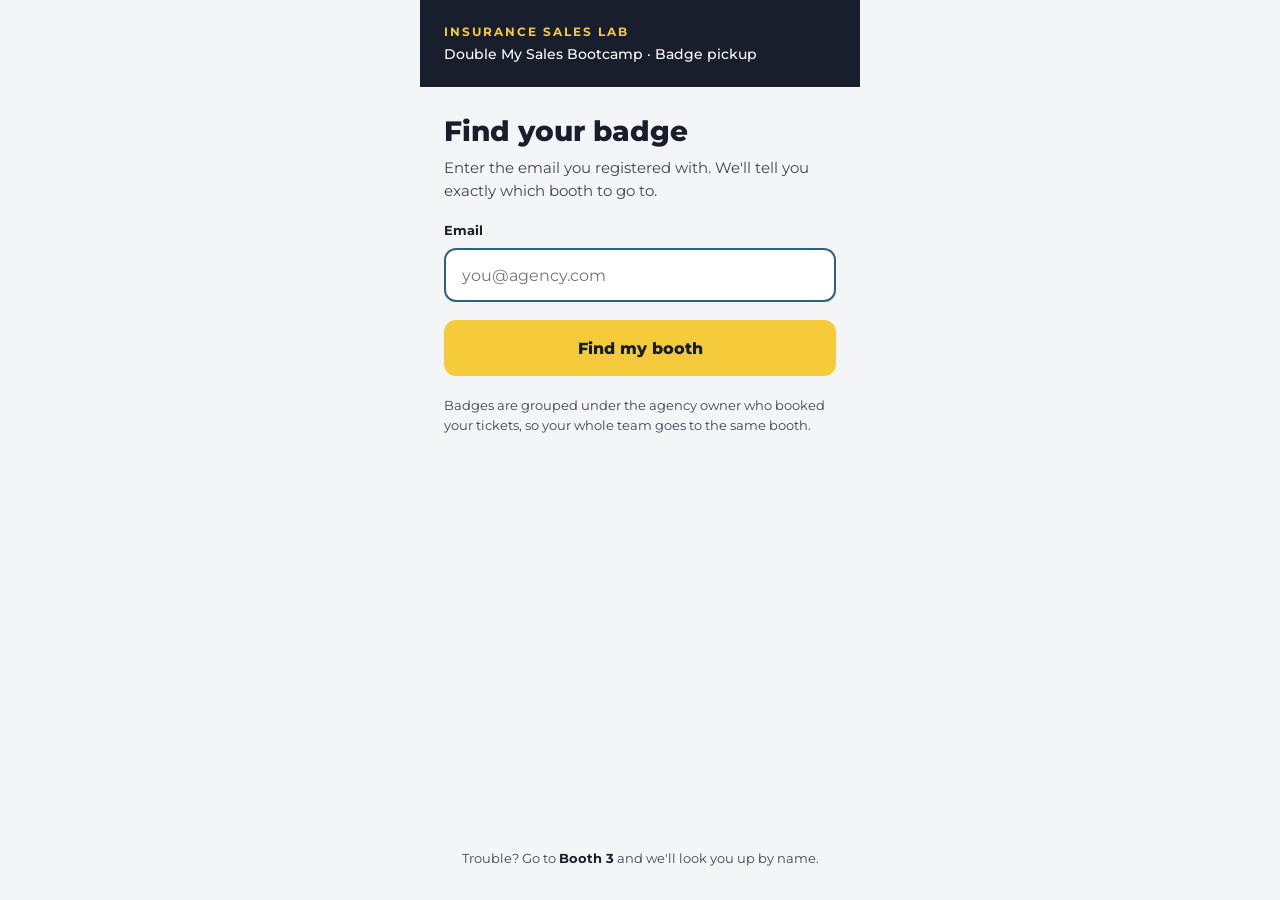
<file: index.html>
<!DOCTYPE html>
<html lang="en">
<head>
<meta charset="utf-8">
<meta name="viewport" content="width=device-width, initial-scale=1">
<meta name="robots" content="noindex, nofollow">
<title>Badge Pickup · Insurance Sales Lab</title>
<link rel="icon" href="favicon.ico" sizes="any">
<link rel="icon" type="image/png" sizes="32x32" href="favicon-32.png">
<link rel="apple-touch-icon" href="apple-touch-icon.png">
<link rel="preconnect" href="https://fonts.googleapis.com">
<link rel="preconnect" href="https://fonts.gstatic.com" crossorigin>
<link href="https://fonts.googleapis.com/css2?family=Montserrat:wght@400;500;600;700;800&display=swap" rel="stylesheet">
<link rel="stylesheet" href="styles.css">
<style>
  .wrap { max-width: 440px; margin: 0 auto; min-height: 100vh; display: flex; flex-direction: column; }
  header { background: #181e2b; padding: 24px; }
  main { flex: 1; padding: 28px 24px; }
  section { display: flex; flex-direction: column; gap: 20px; }
  form { display: flex; flex-direction: column; gap: 10px; }
  .card { background: #fff; border-radius: 16px; padding: 20px; display: flex; flex-direction: column; gap: 14px; }
  .kicker { font-size: 12px; font-weight: 700; letter-spacing: 1px; color: #3d4556; }
  .big-name { font-size: 26px; font-weight: 800; }
  .rule { height: 1px; background: #e2e6eb; }
  .grid2 { display: grid; grid-template-columns: 1fr 1fr; gap: 12px; }
  .val { font-size: 15px; font-weight: 700; margin-top: 2px; }
  .booth { background: #0b7a75; color: #fff; border-radius: 20px; padding: 28px 24px; text-align: center; }
  .booth .go { font-size: 14px; font-weight: 600; letter-spacing: 1px; }
  .booth .num { font-size: 64px; font-weight: 800; line-height: 1; margin-top: 4px; }
  .ok { display: flex; align-items: center; gap: 10px; font-size: 15px; font-weight: 700; color: #0b7a75; }
  .note { padding: 16px; border-radius: 12px; background: #fdf3cf; font-size: 14px; line-height: 1.5; font-weight: 600; }
  .gold { background: #f5cb3c; border-radius: 20px; padding: 28px 24px; display: flex; flex-direction: column; gap: 12px; }
  .gold p { color: #181e2b; font-weight: 600; }
  .help { background: #30607b; color: #fff; border-radius: 16px; padding: 20px; }
  .help p { color: #fff; margin-top: 6px; }
  .match { text-align: left; background: #fff; border: 2px solid #e2e6eb; border-radius: 12px; padding: 14px 16px; font-size: 15px; color: #181e2b; cursor: pointer; width: 100%; }
  .match strong { display: block; font-weight: 800; }
  .match span { font-size: 13px; color: #3d4556; }
  .booth-help { background: #30607b; }
  .booth-sub { margin-top: 10px; font-size: 14px; font-weight: 600; }
  .typed { font-size: 14px; word-break: break-all; }
  .alt { display: flex; flex-direction: column; gap: 6px; margin-top: 4px; }
  .alt form { margin-top: 6px; }
  .btn-outline { background: #fff; color: #30607b; border: 2px solid #30607b; height: 52px; font-size: 15px; }
  footer { padding: 20px 24px 32px; font-size: 13px; line-height: 1.5; color: #3d4556; text-align: center; }
</style>
</head>
<body>
<div class="wrap">
  <header>
    <div class="brand">INSURANCE SALES LAB</div>
    <div class="sub"><span data-event></span> · Badge pickup</div>
  </header>
  <main>
    <div class="banner" id="net-err" role="alert" hidden style="margin-bottom:20px"></div>

    <!-- 1. Enter email -->
    <section id="s-form">
      <div>
        <h1>Find your badge</h1>
        <p style="margin-top:10px">Enter the email you registered with. We'll tell you exactly which booth to go to.</p>
      </div>
      <form id="email-form" novalidate>
        <label class="lbl" for="email">Email</label>
        <input class="field" id="email" type="email" inputmode="email" autocomplete="email" autocapitalize="off" spellcheck="false" placeholder="you@agency.com" maxlength="254">
        <button class="btn btn-gold" id="email-btn" type="submit" style="margin-top:8px">Find my booth</button>
      </form>
      <p class="muted">Badges are grouped under the agency owner who booked your tickets, so your whole team goes to the same booth.</p>
    </section>

    <!-- 2. Go to booth -->
    <section id="s-go" hidden>
      <div class="ok">
        <svg width="24" height="24" viewBox="0 0 24 24" fill="none" stroke="#0b7a75" stroke-width="2.5" stroke-linecap="round" stroke-linejoin="round" aria-hidden="true"><circle cx="12" cy="12" r="10"/><path d="m8 12 3 3 5-6"/></svg>
        <span>You're confirmed, <span id="go-first"></span></span>
      </div>
      <div class="booth"><div class="go">GO TO</div><div class="num" id="go-booth"></div></div>
      <div class="card">
        <div>
          <div class="kicker">YOUR BADGE IS UNDER</div>
          <div class="big-name" id="go-ao"></div>
          <div class="muted">Agency owner who booked your group</div>
        </div>
        <div class="rule"></div>
        <div class="grid2">
          <div><div class="muted">Attendee</div><div class="val" id="go-attendee"></div></div>
          <div><div class="muted">Group size</div><div class="val" id="go-size"></div></div>
        </div>
      </div>
      <div class="note">Show this screen to the team member at the booth. You'll pick up badges for your whole group.</div>
      <button class="btn-ghost" type="button" data-restart>Not you? Start over</button>
    </section>

    <!-- 3. Already picked up -->
    <section id="s-picked" hidden>
      <div class="gold">
        <h1>Your group's badges are already picked up!</h1>
        <p>Get with your team for your badge. No need to wait in line.</p>
      </div>
      <div class="card">
        <div>
          <div class="muted">Picked up by</div>
          <div class="big-name" id="pk-by" style="font-size:20px"></div>
          <div class="muted" id="pk-at"></div>
        </div>
        <div class="rule"></div>
        <div><div class="muted">Your group</div><div class="val" id="pk-group"></div></div>
      </div>
      <p class="muted" style="text-align:center">Can't find your team? Go to <strong id="pk-booth" style="color:#181e2b"></strong> and show this screen.</p>
      <button class="btn-ghost" type="button" data-restart>Not you? Start over</button>
    </section>

    <!-- 4. Not found -->
    <section id="s-notfound" hidden>
      <div>
        <h1>We couldn't find that email</h1>
        <p class="typed" style="margin-top:8px">You entered <strong id="nf-email"></strong></p>
      </div>
      <div class="booth booth-help">
        <div class="go">GO TO</div>
        <div class="num">BOOTH <span data-help></span></div>
        <div class="booth-sub">Our help desk will look you up by name.</div>
      </div>
      <div class="alt">
        <button class="btn btn-outline" type="button" data-restart>Try a different email</button>
        <button class="btn-ghost" type="button" id="name-toggle" aria-expanded="false" aria-controls="name-form">Or search by your name</button>
        <form id="name-form" novalidate hidden>
          <label class="lbl" for="name">Your first and last name</label>
          <input class="field" id="name" type="text" autocomplete="name" placeholder="Jane Smith" maxlength="100">
          <div class="err" id="name-err" role="alert" hidden></div>
          <button class="btn btn-gold" id="name-btn" type="submit" style="margin-top:8px">Search by name</button>
        </form>
      </div>
    </section>

    <!-- 5. A few name matches -->
    <section id="s-matches" hidden>
      <div>
        <h1>Which one is you?</h1>
        <p style="margin-top:10px">Tap your name.</p>
      </div>
      <div id="match-list" style="display:flex;flex-direction:column;gap:10px"></div>
      <button class="btn-ghost" type="button" data-restart>Start over</button>
    </section>
  </main>
  <footer id="foot">Trouble? Go to <strong style="color:#181e2b">Booth <span data-help></span></strong> and we'll look you up by name.</footer>
</div>

<script src="config.js"></script>
<script>
  var CFG = window.BADGE_CONFIG;
  var SECTIONS = ['s-form', 's-go', 's-picked', 's-notfound', 's-matches'];
  function $(id) { return document.getElementById(id); }

  document.querySelectorAll('[data-event]').forEach(function (n) { n.textContent = CFG.EVENT_NAME; });
  document.querySelectorAll('[data-help]').forEach(function (n) { n.textContent = CFG.HELP_BOOTH; });

  function show(id) {
    SECTIONS.forEach(function (s) { $(s).hidden = (s !== id); });
    $('foot').hidden = (id !== 's-form');
    $('net-err').hidden = true;
    window.scrollTo(0, 0);
  }

  function busy(btn, on, label) {
    btn.disabled = on;
    btn.textContent = on ? 'Checking…' : label;
  }
  function idle() {
    busy($('email-btn'), false, 'Find my booth');
    busy($('name-btn'), false, 'Search by name');
  }

  function fail(err) {
    idle();
    var b = $('net-err');
    b.textContent = (err && err.message) || 'Something went wrong. Try again.';
    b.hidden = false;
  }

  function badges(n) { return n + (n === 1 ? ' badge' : ' badges'); }

  function nameError(msg) {
    $('name-err').textContent = msg;
    $('name-err').hidden = false;
  }

  function render(r) {
    idle();
    if (r.status === 'go') {
      $('go-first').textContent = r.firstName;
      $('go-booth').textContent = 'BOOTH ' + r.booth;
      $('go-ao').textContent = r.ao;
      $('go-attendee').textContent = r.attendee;
      $('go-size').textContent = badges(r.size);
      show('s-go');
    } else if (r.status === 'picked') {
      $('pk-by').textContent = r.pickedBy || 'Someone in your group';
      $('pk-at').textContent = 'at Booth ' + r.booth + (r.pickedAt ? ' · ' + r.pickedAt : '');
      $('pk-group').textContent = r.ao + ' · ' + badges(r.size);
      $('pk-booth').textContent = 'Booth ' + r.booth;
      show('s-picked');
    } else if (r.status === 'matches') {
      var list = $('match-list');
      list.innerHTML = '';
      r.matches.forEach(function (m) {
        var b = document.createElement('button');
        b.type = 'button';
        b.className = 'match';
        var s = document.createElement('strong');
        s.textContent = m.attendee;
        var sp = document.createElement('span');
        sp.textContent = 'Group: ' + m.ao;
        b.appendChild(s);
        b.appendChild(sp);
        b.addEventListener('click', function () { render(m); });
        list.appendChild(b);
      });
      show('s-matches');
    }
  }

  $('email-form').addEventListener('submit', function (e) {
    e.preventDefault();
    var v = $('email').value.trim();
    if (!v) { $('email').focus(); return; }
    busy($('email-btn'), true);
    badgeApi('lookupEmail', { email: v }).then(function (r) {
      if (r.status === 'notfound') {
        idle();
        $('name-err').hidden = true;
        $('nf-email').textContent = v;
        $('name-form').hidden = true;
        $('name-toggle').hidden = false;
        $('name-toggle').setAttribute('aria-expanded', 'false');
        show('s-notfound');
        return;
      }
      render(r);
    }, fail);
  });

  $('name-form').addEventListener('submit', function (e) {
    e.preventDefault();
    var v = $('name').value.trim();
    if (!v) { $('name').focus(); return; }
    $('name-err').hidden = true;
    busy($('name-btn'), true);
    badgeApi('lookupName', { name: v }).then(function (r) {
      idle();
      if (r.status === 'needfull') return nameError('Enter your first and last name.');
      if (r.status === 'toomany') return nameError('A few people match that. Type your full first and last name.');
      if (r.status === 'notfound') return nameError('No match for that name either. Head to Booth ' + CFG.HELP_BOOTH + ' above.');
      render(r);
    }, fail);
  });

  $('name-toggle').addEventListener('click', function () {
    $('name-form').hidden = false;
    $('name-toggle').hidden = true;
    $('name-toggle').setAttribute('aria-expanded', 'true');
    $('name').focus();
  });

  document.querySelectorAll('[data-restart]').forEach(function (b) {
    b.addEventListener('click', function () {
      $('email').value = '';
      $('name').value = '';
      $('name-err').hidden = true;
      show('s-form');
      $('email').focus();
    });
  });
</script>
</body>
</html>
</file>
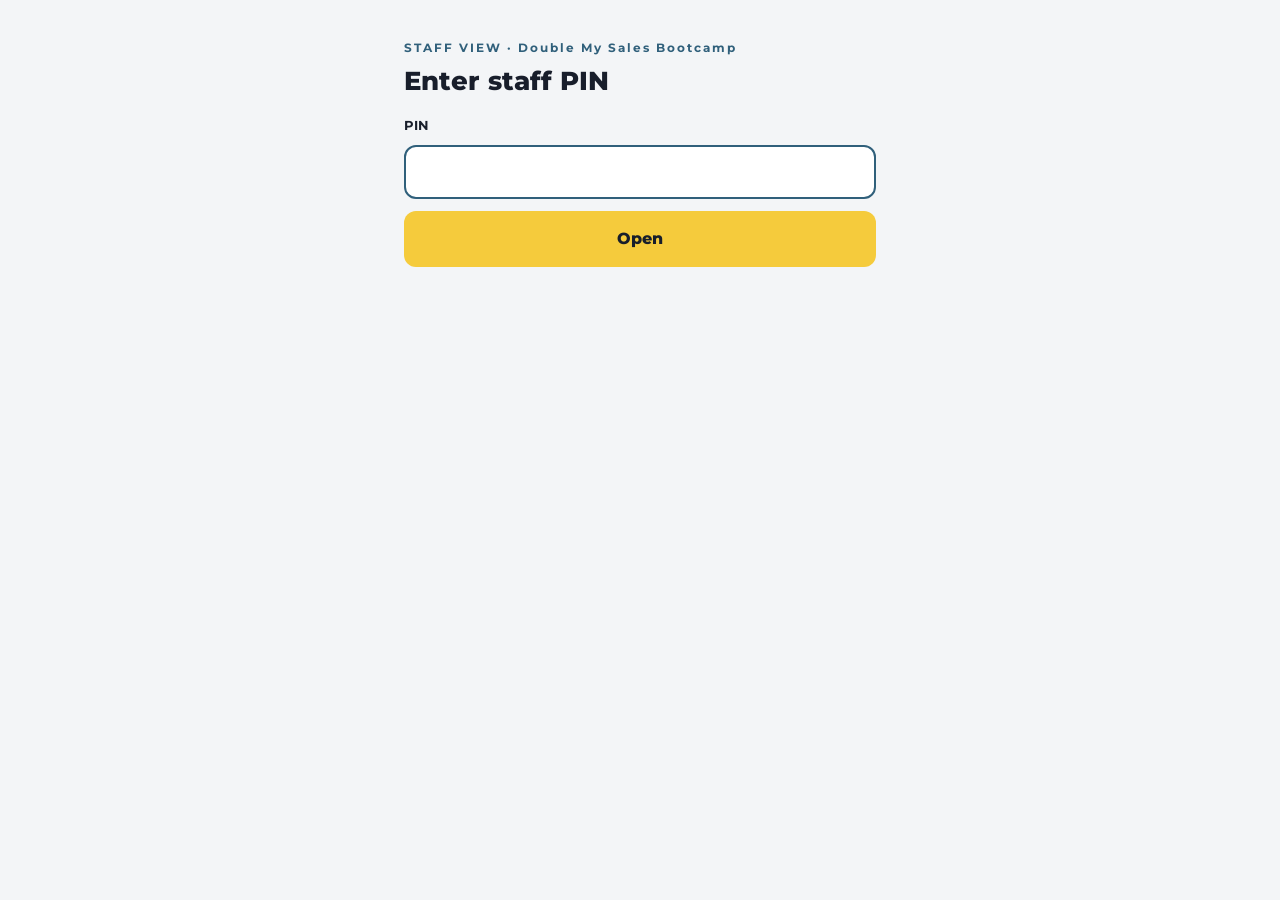
<file: staff.html>
<!DOCTYPE html>
<html lang="en">
<head>
<meta charset="utf-8">
<meta name="viewport" content="width=device-width, initial-scale=1">
<meta name="robots" content="noindex, nofollow">
<title>Badge Pickup · Staff</title>
<link rel="icon" href="favicon.ico" sizes="any">
<link rel="icon" type="image/png" sizes="32x32" href="favicon-32.png">
<link rel="apple-touch-icon" href="apple-touch-icon.png">
<link rel="preconnect" href="https://fonts.googleapis.com">
<link rel="preconnect" href="https://fonts.gstatic.com" crossorigin>
<link href="https://fonts.googleapis.com/css2?family=Montserrat:wght@400;500;600;700;800&display=swap" rel="stylesheet">
<link rel="stylesheet" href="styles.css">
<style>
  .wrap { max-width: 520px; margin: 0 auto; min-height: 100vh; }
  header { background: #181e2b; padding: 20px; display: flex; flex-direction: column; gap: 14px; position: sticky; top: 0; z-index: 5; }
  .title { font-size: 22px; font-weight: 800; color: #fff; margin-top: 4px; }
  .seg { display: flex; gap: 6px; }
  .seg button { flex: 1; height: 44px; border: 1px solid #5d6a80; border-radius: 10px; background: transparent; color: #fff; font-size: 13px; font-weight: 600; cursor: pointer; }
  .seg button[aria-pressed="true"] { background: #f5cb3c; border-color: #f5cb3c; color: #181e2b; font-weight: 800; }
  .prog-row { display: flex; justify-content: space-between; font-size: 13px; color: #fff; }
  .bar { height: 8px; border-radius: 4px; background: #3a4357; margin-top: 6px; }
  .bar div { height: 8px; border-radius: 4px; background: #f5cb3c; width: 0; transition: width .3s; }
  .tools { padding: 16px 20px 8px; display: flex; flex-direction: column; gap: 12px; }
  .chips { display: flex; gap: 8px; flex-wrap: wrap; }
  .chips button { height: 40px; padding: 0 14px; border: 1px solid #c5ccd6; border-radius: 20px; background: #fff; color: #181e2b; font-size: 13px; font-weight: 600; cursor: pointer; }
  .chips button[aria-pressed="true"] { background: #181e2b; border-color: #181e2b; color: #fff; font-weight: 700; }
  .list { padding: 8px 20px 40px; display: flex; flex-direction: column; gap: 10px; }
  .row { background: #fff; border-radius: 14px; padding: 14px 16px; display: flex; align-items: center; justify-content: space-between; gap: 12px; }
  .row .ao { font-size: 16px; font-weight: 800; }
  .row .det { font-size: 12px; color: #3d4556; margin-top: 3px; }
  .hand { flex: none; height: 44px; padding: 0 14px; border: 0; border-radius: 10px; background: #181e2b; color: #fff; font-size: 13px; font-weight: 700; cursor: pointer; }
  .done { flex: none; display: flex; flex-direction: column; align-items: flex-end; gap: 2px; }
  .pill { padding: 8px 12px; border-radius: 18px; background: #e3f2f1; color: #0b5f5b; font-size: 12px; font-weight: 700; }
  .undo { border: 0; background: transparent; color: #30607b; font-size: 12px; font-weight: 600; cursor: pointer; padding: 8px; min-height: 36px; }
  .empty { text-align: center; color: #3d4556; font-size: 14px; padding: 30px 0; }
  .pin { padding: 40px 24px; display: flex; flex-direction: column; gap: 12px; }
  .pin h1 { margin-bottom: 8px; font-size: 26px; }
  .pin .field { font-size: 20px; letter-spacing: 4px; }
  .scrim { position: fixed; inset: 0; background: rgba(24,30,43,.6); display: flex; align-items: flex-end; justify-content: center; z-index: 10; }
  .sheet { background: #fff; width: 100%; max-width: 520px; border-radius: 24px 24px 0 0; padding: 20px 24px 32px; display: flex; flex-direction: column; gap: 18px; max-height: 90vh; overflow-y: auto; }
  .sheet h2 { margin: 4px 0 0; font-size: 24px; font-weight: 800; }
  .members { background: #f3f5f7; border-radius: 12px; padding: 14px 16px; display: flex; flex-direction: column; gap: 8px; font-size: 14px; }
  .members .tot { border-top: 1px solid #dde2e8; padding-top: 8px; font-weight: 700; }
  select.field { font-size: 15px; padding: 0 12px; }
  .toast { position: fixed; left: 50%; bottom: 24px; transform: translateX(-50%); max-width: 480px; width: calc(100% - 40px); z-index: 20; }
</style>
</head>
<body>
<div class="wrap">

  <!-- PIN gate -->
  <form class="pin" id="pin-form" novalidate>
    <div class="brand" style="color:#30607b">STAFF VIEW · <span data-event></span></div>
    <h1>Enter staff PIN</h1>
    <label class="lbl" for="pin">PIN</label>
    <input class="field" id="pin" type="password" inputmode="numeric" autocomplete="off" maxlength="64">
    <div class="err" id="pin-err" role="alert" hidden></div>
    <button class="btn btn-gold" id="pin-btn" type="submit">Open</button>
  </form>

  <!-- Main staff view -->
  <div id="main" hidden>
    <header>
      <div>
        <div class="brand">STAFF VIEW</div>
        <div class="title" id="title">All booths</div>
      </div>
      <div class="seg" id="booths" role="group" aria-label="Booth">
        <button type="button" data-booth="1" aria-pressed="false">Booth 1</button>
        <button type="button" data-booth="2" aria-pressed="false">Booth 2</button>
        <button type="button" data-booth="all" aria-pressed="true">All</button>
      </div>
      <div>
        <div class="prog-row"><span id="prog-text"></span><span id="prog-pct" style="font-weight:700"></span></div>
        <div class="bar"><div id="prog-bar"></div></div>
      </div>
    </header>
    <div class="tools">
      <label for="search" class="sr-only">Search agency owner or attendee</label>
      <input id="search" class="field" type="search" placeholder="Search agency owner or attendee" style="height:50px;font-size:15px">
      <div class="chips" id="chips" role="group" aria-label="Filter">
        <button type="button" data-f="all" aria-pressed="true">All</button>
        <button type="button" data-f="waiting" aria-pressed="false">Waiting</button>
        <button type="button" data-f="picked" aria-pressed="false">Picked up</button>
      </div>
    </div>
    <div class="list" id="list"></div>
  </div>

  <!-- Confirm sheet -->
  <div class="scrim" id="scrim" hidden>
    <div class="sheet" role="dialog" aria-modal="true" aria-labelledby="sh-ao">
      <div>
        <div class="muted" style="font-size:12px;font-weight:700;letter-spacing:1px" id="sh-kicker"></div>
        <h2 id="sh-ao"></h2>
      </div>
      <div>
        <div class="lbl" style="margin-bottom:8px">In this packet</div>
        <div class="members" id="sh-members"></div>
      </div>
      <div>
        <label class="lbl" for="sh-who">Who's picking it up?</label>
        <select class="field" id="sh-who" style="margin-top:8px"></select>
      </div>
      <div style="display:flex;flex-direction:column;gap:6px">
        <button class="btn btn-green" id="sh-confirm" type="button">Confirm pickup</button>
        <button class="btn-ghost" id="sh-cancel" type="button">Cancel</button>
      </div>
    </div>
  </div>

  <div class="banner toast" id="toast" role="alert" hidden></div>
</div>

<script src="config.js"></script>
<script>
  var CFG = window.BADGE_CONFIG;
  var TOKEN = '';
  var DATA = [];
  var booth = 'all';
  var filter = 'all';
  var current = null;
  var saving = false;

  function $(id) { return document.getElementById(id); }
  function el(tag, cls, text) {
    var e = document.createElement(tag);
    if (cls) e.className = cls;
    if (text != null) e.textContent = text;
    return e;
  }
  function store(k, v) { try { if (v == null) localStorage.removeItem(k); else localStorage.setItem(k, v); } catch (e) {} }
  function recall(k) { try { return localStorage.getItem(k); } catch (e) { return null; } }
  function badges(n) { return n + (n === 1 ? ' badge' : ' badges'); }

  document.querySelectorAll('[data-event]').forEach(function (n) { n.textContent = CFG.EVENT_NAME; });

  var toastTimer = null;
  function toast(msg) {
    var t = $('toast');
    t.textContent = msg;
    t.hidden = false;
    clearTimeout(toastTimer);
    toastTimer = setTimeout(function () { t.hidden = true; }, 5000);
  }

  function showPin(msg) {
    TOKEN = '';
    store('badgeToken', null);
    closeSheet();
    $('main').hidden = true;
    $('pin-form').hidden = false;
    $('pin-btn').disabled = false;
    $('pin-btn').textContent = 'Open';
    $('pin-err').textContent = msg || '';
    $('pin-err').hidden = !msg;
  }

  // Calls the backend; sends staff back to the PIN screen if their session ended.
  function call(action, payload) {
    return badgeApi(action, payload).catch(function (err) {
      if (err.code === 'auth') showPin('Signed out. Enter the PIN again.');
      else if (err.code === 'locked') showPin(err.message);
      else toast(err.message);
      throw err;
    });
  }

  function loaded(res) {
    DATA = res.groups;
    $('pin-form').hidden = true;
    $('main').hidden = false;
    draw();
  }

  function inBooth(g) { return booth === 'all' || String(g.booth) === booth; }

  function draw() {
    var scoped = DATA.filter(inBooth);
    var picked = scoped.filter(function (g) { return g.picked; }).length;
    var pct = scoped.length ? Math.round(picked / scoped.length * 100) : 0;
    $('title').textContent = booth === 'all' ? 'All booths' : 'Booth ' + booth;
    $('prog-text').textContent = picked + ' of ' + scoped.length + ' groups picked up';
    $('prog-pct').textContent = pct + '%';
    $('prog-bar').style.width = pct + '%';

    var q = $('search').value.trim().toLowerCase();
    var rows = scoped.filter(function (g) {
      if (filter === 'waiting' && g.picked) return false;
      if (filter === 'picked' && !g.picked) return false;
      if (!q) return true;
      if (g.ao.toLowerCase().indexOf(q) !== -1) return true;
      return g.members.some(function (m) { return m.toLowerCase().indexOf(q) !== -1; });
    });

    var list = $('list');
    list.innerHTML = '';
    if (!rows.length) { list.appendChild(el('div', 'empty', 'No groups match.')); return; }

    rows.forEach(function (g) {
      var row = el('div', 'row');
      var left = el('div');
      left.style.minWidth = '0';
      left.appendChild(el('div', 'ao', g.ao));
      var det = badges(g.members.length);
      if (booth === 'all') det += ' · Booth ' + g.booth;
      left.appendChild(el('div', 'det', det));
      row.appendChild(left);

      if (g.picked) {
        var d = el('div', 'done');
        d.appendChild(el('div', 'pill', '✓ ' + (g.pickedAt || 'Picked up') + (g.pickedBy ? ' · ' + g.pickedBy.split(' ')[0] : '')));
        var u = el('button', 'undo', 'Undo');
        u.type = 'button';
        u.setAttribute('aria-label', 'Undo pickup for ' + g.ao);
        u.addEventListener('click', function () {
          if (!confirm('Mark ' + g.ao + "'s group as NOT picked up?")) return;
          call('undo', { cred: TOKEN, key: g.key }).then(loaded, function () {});
        });
        d.appendChild(u);
        row.appendChild(d);
      } else {
        var b = el('button', 'hand', 'Hand out');
        b.type = 'button';
        b.setAttribute('aria-label', 'Hand out packet for ' + g.ao);
        b.addEventListener('click', function () { openSheet(g); });
        row.appendChild(b);
      }
      list.appendChild(row);
    });
  }

  function openSheet(g) {
    current = g;
    $('sh-kicker').textContent = 'HAND OUT PACKET · BOOTH ' + g.booth;
    $('sh-ao').textContent = g.ao;
    var mem = $('sh-members');
    mem.innerHTML = '';
    g.members.forEach(function (m) { mem.appendChild(el('div', null, m)); });
    mem.appendChild(el('div', 'tot', badges(g.members.length)));
    var sel = $('sh-who');
    sel.innerHTML = '';
    var first = el('option', null, 'Select a name');
    first.value = '';
    sel.appendChild(first);
    g.members.forEach(function (m) { var o = el('option', null, m); o.value = m; sel.appendChild(o); });
    if (g.members.indexOf(g.ao) === -1) { var o2 = el('option', null, g.ao + ' (agency owner)'); o2.value = g.ao; sel.appendChild(o2); }
    $('sh-confirm').disabled = false;
    $('sh-confirm').textContent = 'Confirm pickup';
    $('scrim').hidden = false;
    sel.focus();
  }

  function closeSheet() { $('scrim').hidden = true; current = null; saving = false; }

  $('sh-cancel').addEventListener('click', closeSheet);
  $('scrim').addEventListener('click', function (e) { if (e.target === $('scrim')) closeSheet(); });
  $('sh-confirm').addEventListener('click', function () {
    if (!current || saving) return;
    var who = $('sh-who').value;
    if (!who && !confirm('No name selected. Mark picked up anyway?')) return;
    saving = true;
    $('sh-confirm').disabled = true;
    $('sh-confirm').textContent = 'Saving…';
    call('markPicked', { cred: TOKEN, key: current.key, pickedBy: who }).then(function (res) {
      closeSheet();
      loaded(res);
    }, function () {
      saving = false;
      $('sh-confirm').disabled = false;
      $('sh-confirm').textContent = 'Confirm pickup';
    });
  });

  $('pin-form').addEventListener('submit', function (e) {
    e.preventDefault();
    var pin = $('pin').value.trim();
    if (!pin) { $('pin').focus(); return; }
    $('pin-btn').disabled = true;
    $('pin-btn').textContent = 'Checking…';
    $('pin-err').hidden = true;
    badgeApi('login', { pin: pin })
      .then(function (r) {
        TOKEN = r.token;
        store('badgeToken', TOKEN);
        $('pin').value = '';
        return badgeApi('staffLoad', { cred: TOKEN });
      })
      .then(loaded, function (err) {
        var msg = err.code === 'auth' ? 'Wrong PIN.' : err.message;
        showPin(msg);
      });
  });

  function setPressed(groupId, attr, value) {
    document.querySelectorAll('#' + groupId + ' button').forEach(function (x) {
      x.setAttribute('aria-pressed', String(x.getAttribute(attr) === value));
    });
  }

  document.querySelectorAll('#booths button').forEach(function (b) {
    b.addEventListener('click', function () {
      booth = b.getAttribute('data-booth');
      store('badgeBooth', booth);
      setPressed('booths', 'data-booth', booth);
      draw();
    });
  });

  document.querySelectorAll('#chips button').forEach(function (b) {
    b.addEventListener('click', function () {
      filter = b.getAttribute('data-f');
      setPressed('chips', 'data-f', filter);
      draw();
    });
  });

  $('search').addEventListener('input', draw);
  document.addEventListener('keydown', function (e) { if (e.key === 'Escape' && current) closeSheet(); });

  // Keep every staff phone in sync: refresh every 20 seconds (skipped while the confirm sheet is open).
  setInterval(function () {
    if (TOKEN && !current && !document.hidden) badgeApi('staffLoad', { cred: TOKEN }).then(loaded, function (err) {
      if (err.code === 'auth') showPin('Signed out. Enter the PIN again.');
    });
  }, 20000);

  // Pick up where this phone left off (booth choice and sign-in).
  (function init() {
    var savedBooth = recall('badgeBooth');
    if (savedBooth) { booth = savedBooth; setPressed('booths', 'data-booth', booth); }
    var saved = recall('badgeToken');
    if (saved) {
      TOKEN = saved;
      $('pin-form').hidden = true;
      call('staffLoad', { cred: TOKEN }).then(loaded, function (err) {
        if (err.code !== 'auth' && err.code !== 'locked') showPin('Could not connect. Check your signal, then enter the PIN.');
      });
    }
  })();
</script>
</body>
</html>
</file>
<file: styles.css>
/* Shared styles for the attendee and staff pages. ISL brand: navy #181e2b, blue #30607b, green #0b7a75, gold #f5cb3c, Montserrat. */
* { box-sizing: border-box; }
[hidden] { display: none !important; }
html { -webkit-text-size-adjust: 100%; }
body { margin: 0; background: #f3f5f7; font-family: Montserrat, Arial, sans-serif; color: #181e2b; }
button, input, select { font-family: inherit; }
:focus-visible { outline: 3px solid #f5cb3c; outline-offset: 2px; }

.brand { font-size: 12px; font-weight: 700; letter-spacing: 2px; color: #f5cb3c; }
.sub { margin-top: 6px; font-size: 14px; font-weight: 500; color: #fff; }
h1 { margin: 0; font-size: 28px; font-weight: 800; line-height: 1.15; }
p { margin: 0; font-size: 15px; line-height: 1.5; color: #3d4556; }
.muted { font-size: 13px; color: #3d4556; }
.lbl { font-size: 13px; font-weight: 700; }
.sr-only { position: absolute; width: 1px; height: 1px; padding: 0; margin: -1px; overflow: hidden; clip: rect(0 0 0 0); border: 0; }

.field { height: 54px; width: 100%; border: 2px solid #30607b; border-radius: 12px; padding: 0 16px; font-size: 16px; background: #fff; color: #181e2b; }
.btn { height: 56px; width: 100%; border: 0; border-radius: 12px; font-size: 16px; font-weight: 800; cursor: pointer; }
.btn-gold { background: #f5cb3c; color: #181e2b; }
.btn-green { background: #0b7a75; color: #fff; }
.btn:disabled { opacity: .6; cursor: default; }
.btn-ghost { height: 48px; border: 0; background: transparent; color: #30607b; font-size: 15px; font-weight: 700; cursor: pointer; }

.err { font-size: 13px; font-weight: 600; color: #b4441c; }
.banner { padding: 14px 16px; border-radius: 12px; background: #fbe4dc; color: #7a2a10; font-size: 14px; font-weight: 600; line-height: 1.4; }
</file>
